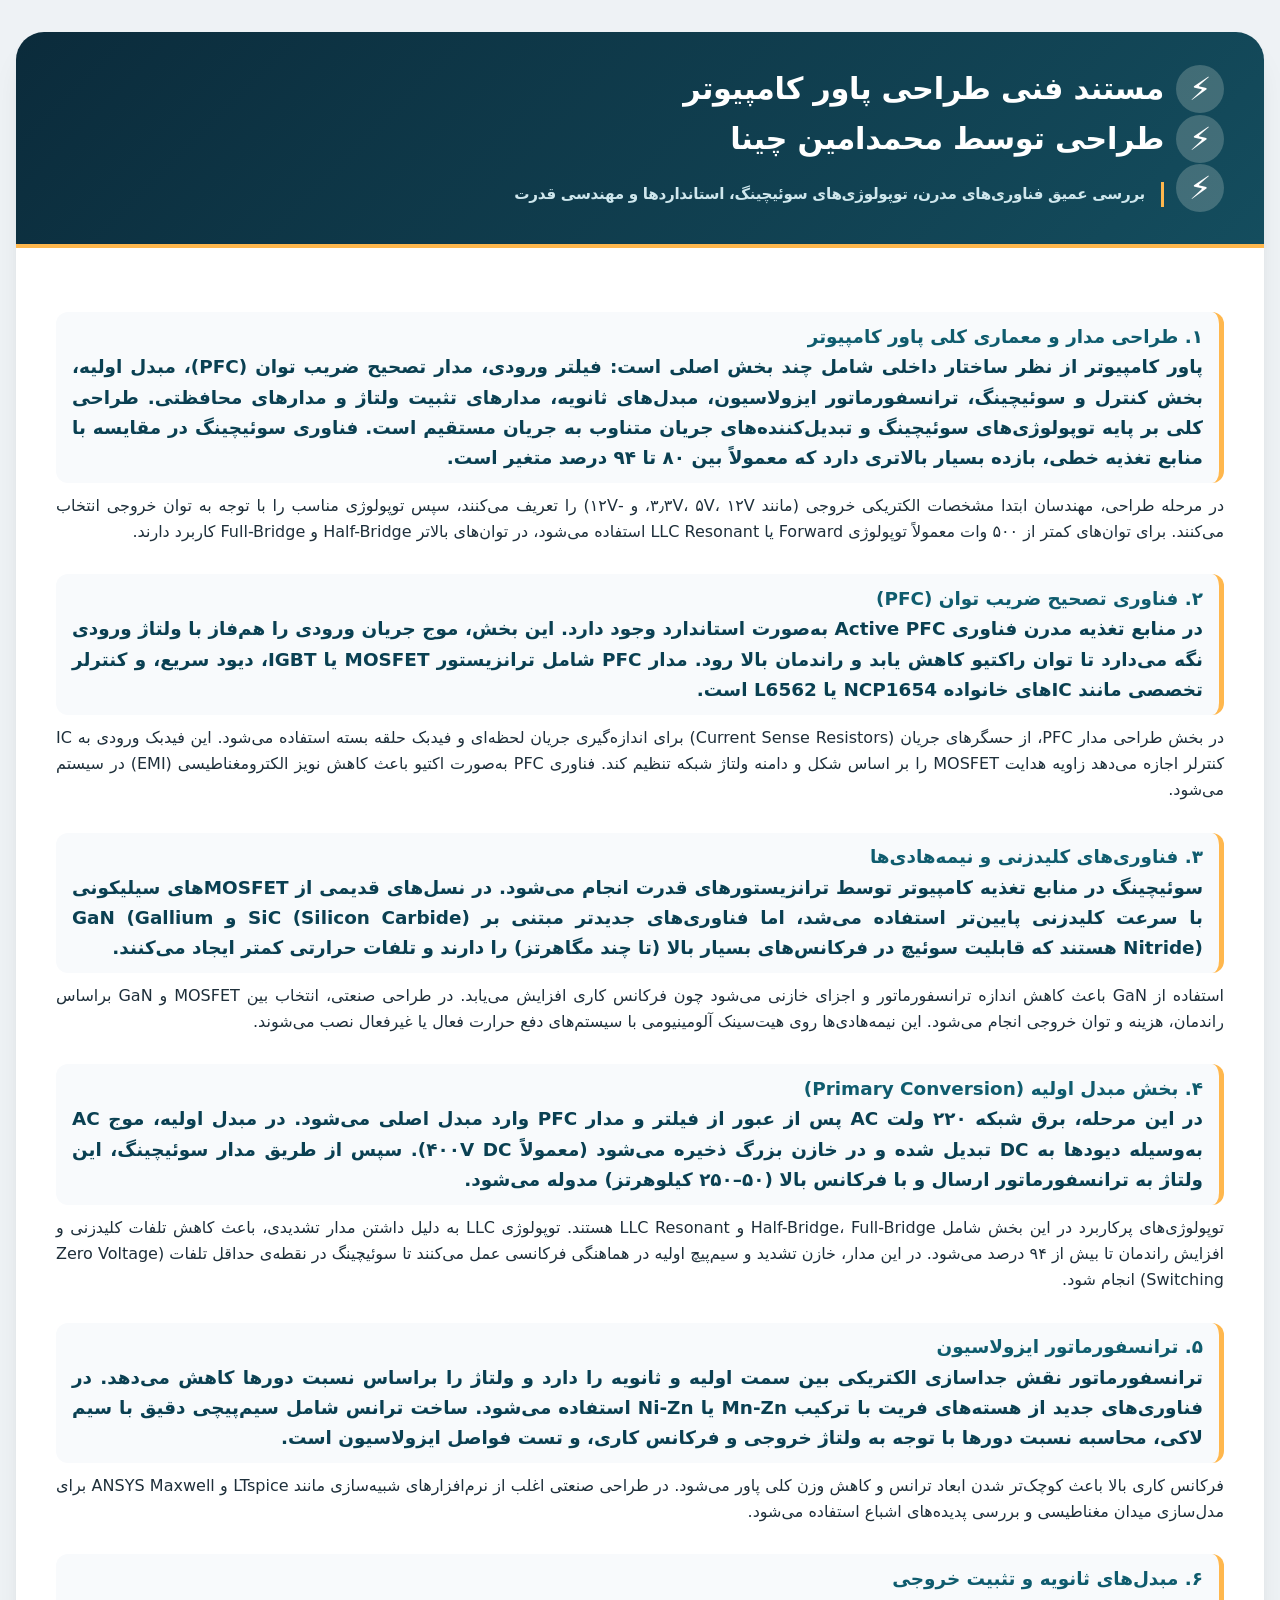
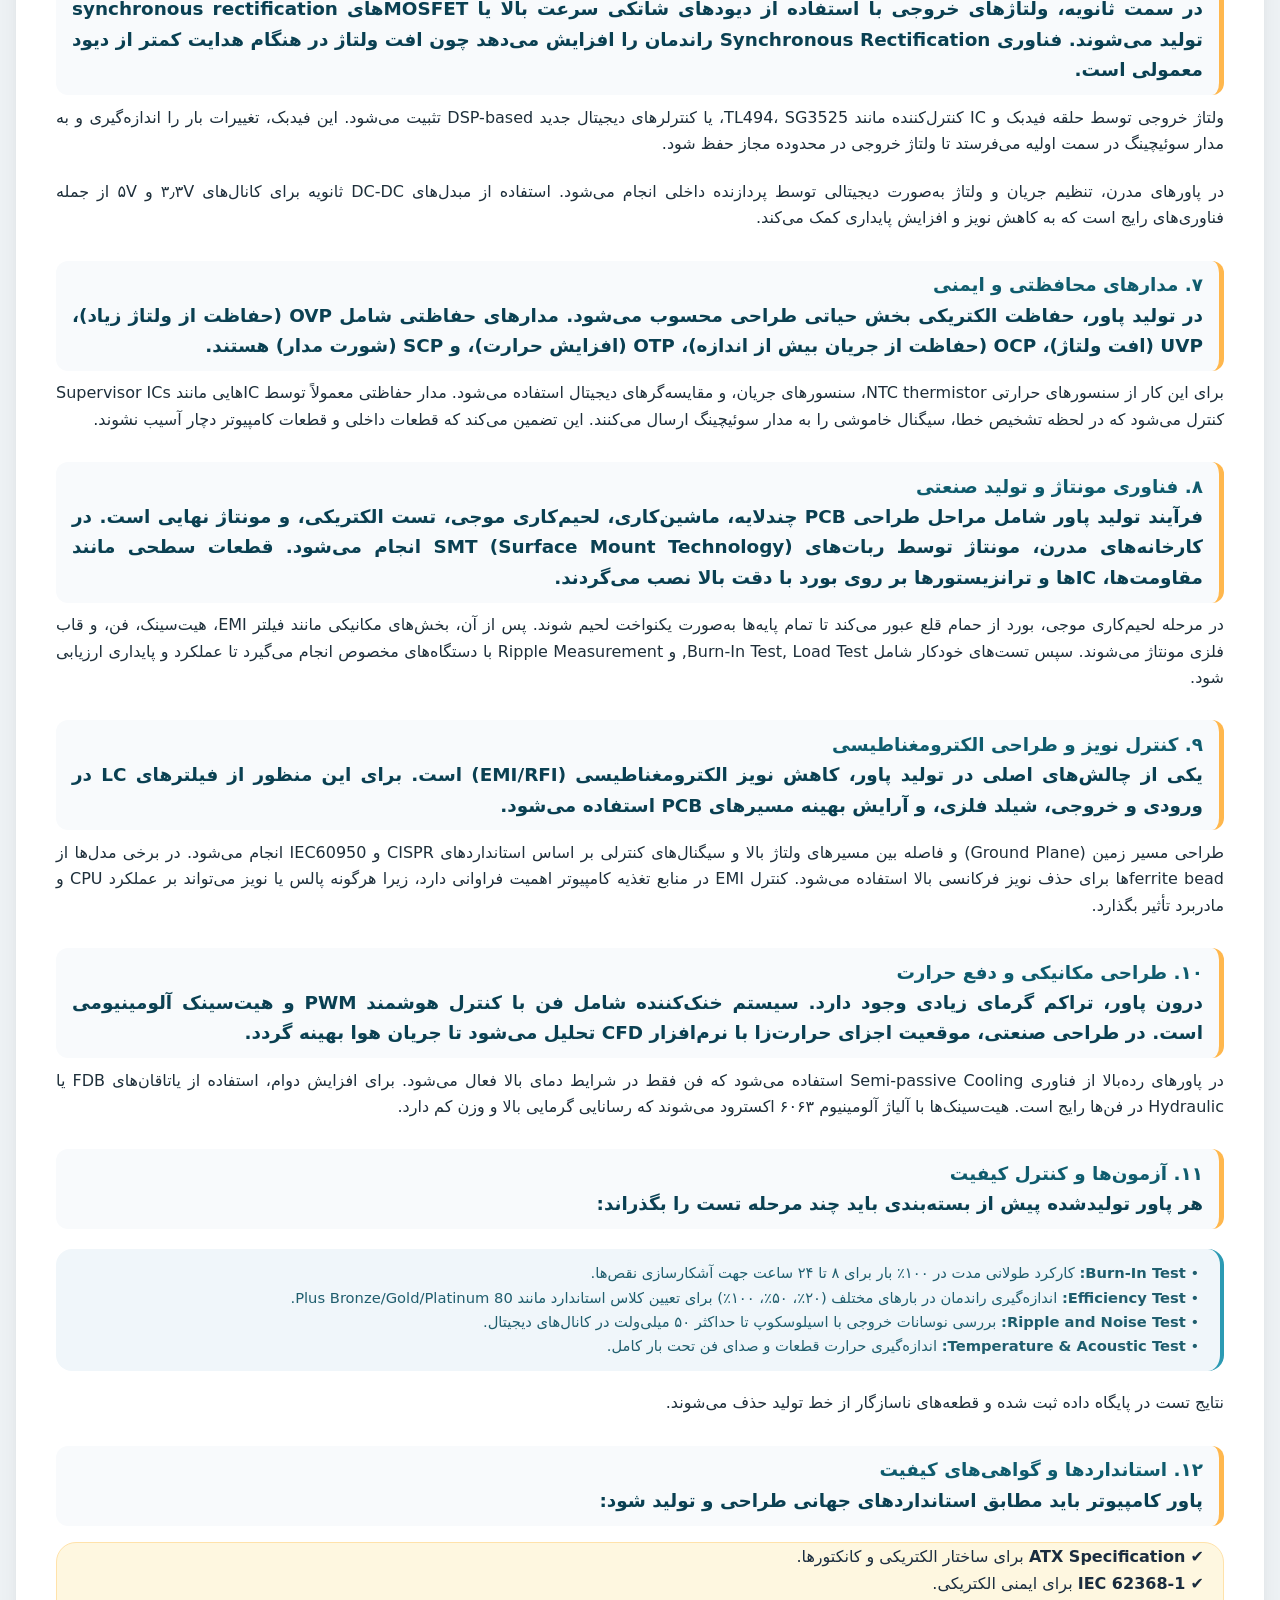
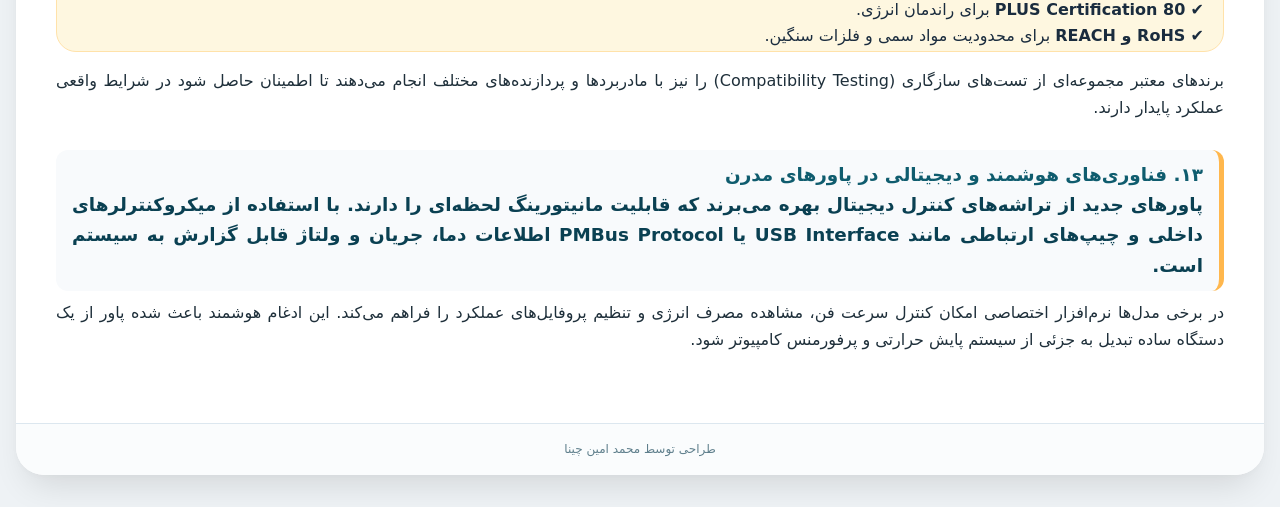
<file: index.html>
<!doctype html>
<html lang="fa" dir="rtl">
<head>
<meta charset="utf-8">
<meta name="viewport" content="width=device-width, initial-scale=1.0">
<title>فناوری‌های طراحی منبع تغذیه کامپیوتر | مستند فنی</title>
<style>
  * {
    margin: 0;
    padding: 0;
    box-sizing: border-box;
  }

  body {
    background: #eef2f5;
    font-family: 'Segoe UI', 'Tahoma', 'Roboto', 'Noto Sans Arabic', system-ui, -apple-system, sans-serif;
    line-height: 1.65;
    color: #1a2c3e;
    padding: 2rem 1rem;
  }

  /* کانتینر اصلی برای متن حرفه‌ای */
  .document-container {
    max-width: 1280px;
    margin: 0 auto;
    background: #ffffff;
    border-radius: 28px;
    box-shadow: 0 20px 35px -12px rgba(0,0,0,0.12), 0 2px 6px rgba(0,0,0,0.02);
    overflow: hidden;
    transition: all 0.2s ease;
  }

  /* هدر ساده اما شیک */
  .doc-header {
    background: linear-gradient(135deg, #0b2b3b 0%, #144d5e 100%);
    padding: 2rem 2.5rem;
    border-bottom: 4px solid #ffb74d;
  }

  .doc-header h1 {
    color: white;
    font-size: 1.9rem;
    font-weight: 600;
    letter-spacing: -0.3px;
    display: flex;
    align-items: center;
    gap: 12px;
    flex-wrap: wrap;
  }

  .doc-header h1:before {
    content: "⚡";
    font-size: 2rem;
    background: rgba(255,255,240,0.2);
    width: 48px;
    height: 48px;
    border-radius: 60px;
    display: inline-flex;
    align-items: center;
    justify-content: center;
  }

  .doc-sub {
    color: #cfe7ed;
    margin-top: 12px;
    font-size: 0.95rem;
    border-right: 3px solid #ffb74d;
    padding-right: 1rem;
  }

  /* محتوای اصلی با فاصله‌گذاری ایده‌آل برای مطالعه */
  .content {
    padding: 2.2rem 2.5rem 3rem 2.5rem;
  }

  /* هر پاراگراف به صورت بلوک مشخص */
  p {
    margin-bottom: 1.35rem;
    font-size: 1rem;
    text-align: justify;
    text-justify: inter-word;
    color: #1e2f3a;
  }

  /* شماره‌گذاری حرفه‌ای عناوین (متن شما شامل اعداد فارسی به صورت تیتروار است) */
  /* این استایل باعث می‌شود اعداد پررنگ و ساختار فنی دیده شود */
  p strong, p b {
    color: #0f5c6e;
    font-weight: 600;
  }

  /* تشخیص خودکار عناوین شماره‌دار مثلاً "۱. طراحی مدار" */
  p:has(> strong:first-child), 
  p:has(> b:first-child) {
    margin-top: 1.8rem;
    margin-bottom: 0.6rem;
  }

  /* بهبود شماره‌گذاری اول پاراگراف (اعداد فارسی) */
  p:first-child {
    margin-top: 0;
  }

  /* هر پاراگرافی که با عدد و نقطه شروع شود، شبیه تیتر می‌شود */
  p[data-is-title="true"] {
    font-weight: 600;
    font-size: 1.15rem;
    background: #f8fafc;
    padding: 0.6rem 1rem 0.6rem 1rem;
    border-right: 5px solid #ffb74d;
    border-radius: 12px;
    margin: 1.8rem 0 1.2rem 0;
    color: #0a4052;
  }

  /* قاب برای نقل قول یا نکات فنی */
  .tech-note {
    background: #f0f6fa;
    border-right: 4px solid #2c9ab3;
    padding: 0.8rem 1.3rem;
    margin: 1.2rem 0;
    border-radius: 16px;
    font-size: 0.92rem;
    color: #1f5e6e;
  }

  /* استایل برای بخش‌های کلیدی مانند استانداردها و تست‌ها (اختیاری) */
  .highlight-stat {
    background: #fef7e0;
    border-radius: 20px;
    padding: 0.1rem 1.2rem;
    margin: 1rem 0;
    border: 1px solid #ffe2aa;
  }

  /* بهبود لیست‌های تعبیه شده در متن (مثل تست‌ها) */
  p br + br {
    display: none;
  }

  /* لینک‌ها و کلیدواژه‌ها */
  .keyword {
    background: #e4edf2;
    padding: 0.1rem 0.3rem;
    border-radius: 8px;
    font-family: monospace;
    font-size: 0.9em;
    color: #005f73;
  }

  /* footer ساده برای اعتبار */
  .doc-footer {
    border-top: 1px solid #dce7ef;
    background: #fafcfd;
    padding: 1rem 2.5rem;
    font-size: 0.75rem;
    color: #5f7f8c;
    text-align: center;
    direction: ltr;
  }

  /* ریسپانسیو برای موبایل */
  @media (max-width: 700px) {
    body {
      padding: 1rem 0.5rem;
    }
    .content {
      padding: 1.5rem;
    }
    .doc-header {
      padding: 1.2rem 1.5rem;
    }
    .doc-header h1 {
      font-size: 1.4rem;
    }
    p {
      font-size: 0.92rem;
    }
  }

  /* اصلاح اسکرول و readability */
  ::selection {
    background: #ffb74d80;
    color: #0a2b36;
  }
</style>
</head>

<body>
<div class="document-container">
  <div class="doc-header">
    <h1>مستند فنی طراحی پاور کامپیوتر</h1>
	<h1>طراحی توسط محمدامین چینا<h1>
    <div class="doc-sub">بررسی عمیق فناوری‌های مدرن، توپولوژی‌های سوئیچینگ، استانداردها و مهندسی قدرت</div>
  </div>
  <div class="content" id="tech-content">
    <p><strong>۱. طراحی مدار و معماری کلی پاور کامپیوتر</strong><br>
پاور کامپیوتر از نظر ساختار داخلی شامل چند بخش اصلی است: فیلتر ورودی، مدار تصحیح ضریب توان (PFC)، مبدل اولیه، بخش کنترل و سوئیچینگ، ترانسفورماتور ایزولاسیون، مبدل‌های ثانویه، مدارهای تثبیت ولتاژ و مدارهای محافظتی. طراحی کلی بر پایه توپولوژی‌های سوئیچینگ و تبدیل‌کننده‌های جریان متناوب به جریان مستقیم است. فناوری سوئیچینگ در مقایسه با منابع تغذیه خطی، بازده بسیار بالاتری دارد که معمولاً بین ۸۰ تا ۹۴ درصد متغیر است.</p>

<p>در مرحله طراحی، مهندسان ابتدا مشخصات الکتریکی خروجی (مانند ۳٫۳V، ۵V، ۱۲V، و -۱۲V) را تعریف می‌کنند، سپس توپولوژی مناسب را با توجه به توان خروجی انتخاب می‌کنند. برای توان‌های کمتر از ۵۰۰ وات معمولاً توپولوژی Forward یا LLC Resonant استفاده می‌شود، در توان‌های بالاتر Half-Bridge و Full-Bridge کاربرد دارند.</p>

<p><strong>۲. فناوری تصحیح ضریب توان (PFC)</strong><br>
در منابع تغذیه مدرن فناوری Active PFC به‌صورت استاندارد وجود دارد. این بخش، موج جریان ورودی را هم‌فاز با ولتاژ ورودی نگه می‌دارد تا توان راکتیو کاهش یابد و راندمان بالا رود. مدار PFC شامل ترانزیستور MOSFET یا IGBT، دیود سریع، و کنترلر تخصصی مانند ICهای خانواده NCP1654 یا L6562 است.</p>

<p>در بخش طراحی مدار PFC، از حسگرهای جریان (Current Sense Resistors) برای اندازه‌گیری جریان لحظه‌ای و فیدبک حلقه بسته استفاده می‌شود. این فیدبک ورودی به IC کنترلر اجازه می‌دهد زاویه هدایت MOSFET را بر اساس شکل و دامنه ولتاژ شبکه تنظیم کند. فناوری PFC به‌صورت اکتیو باعث کاهش نویز الکترومغناطیسی (EMI) در سیستم می‌شود.</p>

<p><strong>۳. فناوری‌های کلیدزنی و نیمه‌هادی‌ها</strong><br>
سوئیچینگ در منابع تغذیه کامپیوتر توسط ترانزیستورهای قدرت انجام می‌شود. در نسل‌های قدیمی از MOSFET‌های سیلیکونی با سرعت کلیدزنی پایین‌تر استفاده می‌شد، اما فناوری‌های جدیدتر مبتنی بر SiC (Silicon Carbide) و GaN (Gallium Nitride) هستند که قابلیت سوئیچ در فرکانس‌های بسیار بالا (تا چند مگاهرتز) را دارند و تلفات حرارتی کمتر ایجاد می‌کنند.</p>

<p>استفاده از GaN باعث کاهش اندازه ترانسفورماتور و اجزای خازنی می‌شود چون فرکانس کاری افزایش می‌یابد. در طراحی صنعتی، انتخاب بین MOSFET و GaN براساس راندمان، هزینه و توان خروجی انجام می‌شود. این نیمه‌هادی‌ها روی هیت‌سینک آلومینیومی با سیستم‌های دفع حرارت فعال یا غیرفعال نصب می‌شوند.</p>

<p><strong>۴. بخش مبدل اولیه (Primary Conversion)</strong><br>
در این مرحله، برق شبکه ۲۲۰ ولت AC پس از عبور از فیلتر و مدار PFC وارد مبدل اصلی می‌شود. در مبدل اولیه، موج AC به‌وسیله دیودها به DC تبدیل شده و در خازن بزرگ ذخیره می‌شود (معمولاً ۴۰۰V DC). سپس از طریق مدار سوئیچینگ، این ولتاژ به ترانسفورماتور ارسال و با فرکانس بالا (۵۰–۲۵۰ کیلوهرتز) مدوله می‌شود.</p>

<p>توپولوژی‌های پرکاربرد در این بخش شامل Half-Bridge، Full-Bridge و LLC Resonant هستند. توپولوژی LLC به دلیل داشتن مدار تشدیدی، باعث کاهش تلفات کلیدزنی و افزایش راندمان تا بیش از ۹۴ درصد می‌شود. در این مدار، خازن تشدید و سیم‌پیچ اولیه در هماهنگی فرکانسی عمل می‌کنند تا سوئیچینگ در نقطه‌ی حداقل تلفات (Zero Voltage Switching) انجام شود.</p>

<p><strong>۵. ترانسفورماتور ایزولاسیون</strong><br>
ترانسفورماتور نقش جداسازی الکتریکی بین سمت اولیه و ثانویه را دارد و ولتاژ را براساس نسبت دورها کاهش می‌دهد. در فناوری‌های جدید از هسته‌های فریت با ترکیب Mn-Zn یا Ni-Zn استفاده می‌شود. ساخت ترانس شامل سیم‌پیچی دقیق با سیم لاکی، محاسبه نسبت دورها با توجه به ولتاژ خروجی و فرکانس کاری، و تست فواصل ایزولاسیون است.</p>

<p>فرکانس کاری بالا باعث کوچک‌تر شدن ابعاد ترانس و کاهش وزن کلی پاور می‌شود. در طراحی صنعتی اغلب از نرم‌افزارهای شبیه‌سازی مانند LTspice و ANSYS Maxwell برای مدل‌سازی میدان مغناطیسی و بررسی پدیده‌های اشباع استفاده می‌شود.</p>

<p><strong>۶. مبدل‌های ثانویه و تثبیت خروجی</strong><br>
در سمت ثانویه، ولتاژ‌های خروجی با استفاده از دیودهای شاتکی سرعت بالا یا MOSFETهای synchronous rectification تولید می‌شوند. فناوری Synchronous Rectification راندمان را افزایش می‌دهد چون افت ولتاژ در هنگام هدایت کمتر از دیود معمولی است.</p>

<p>ولتاژ خروجی توسط حلقه فیدبک و IC کنترل‌کننده مانند TL494، SG3525، یا کنترلرهای دیجیتال جدید DSP-based تثبیت می‌شود. این فیدبک، تغییرات بار را اندازه‌گیری و به مدار سوئیچینگ در سمت اولیه می‌فرستد تا ولتاژ خروجی در محدوده مجاز حفظ شود.</p>

<p>در پاورهای مدرن، تنظیم جریان و ولتاژ به‌صورت دیجیتالی توسط پردازنده داخلی انجام می‌شود. استفاده از مبدل‌های DC-DC ثانویه برای کانال‌های ۳٫۳V و ۵V از جمله فناوری‌های رایج است که به کاهش نویز و افزایش پایداری کمک می‌کند.</p>

<p><strong>۷. مدارهای محافظتی و ایمنی</strong><br>
در تولید پاور، حفاظت الکتریکی بخش حیاتی طراحی محسوب می‌شود. مدارهای حفاظتی شامل OVP (حفاظت از ولتاژ زیاد)، UVP (افت ولتاژ)، OCP (حفاظت از جریان بیش از اندازه)، OTP (افزایش حرارت)، و SCP (شورت مدار) هستند.</p>

<p>برای این کار از سنسورهای حرارتی NTC thermistor، سنسورهای جریان، و مقایسه‌گرهای دیجیتال استفاده می‌شود. مدار حفاظتی معمولاً توسط ICهایی مانند Supervisor ICs کنترل می‌شود که در لحظه تشخیص خطا، سیگنال خاموشی را به مدار سوئیچینگ ارسال می‌کنند. این تضمین می‌کند که قطعات داخلی و قطعات کامپیوتر دچار آسیب نشوند.</p>

<p><strong>۸. فناوری مونتاژ و تولید صنعتی</strong><br>
فرآیند تولید پاور شامل مراحل طراحی PCB چندلایه، ماشین‌کاری، لحیم‌کاری موجی، تست الکتریکی، و مونتاژ نهایی است. در کارخانه‌های مدرن، مونتاژ توسط ربات‌های SMT (Surface Mount Technology) انجام می‌شود. قطعات سطحی مانند مقاومت‌ها، ICها و ترانزیستورها بر روی بورد با دقت بالا نصب می‌گردند.</p>

<p>در مرحله لحیم‌کاری موجی، بورد از حمام قلع عبور می‌کند تا تمام پایه‌ها به‌صورت یکنواخت لحیم شوند. پس از آن، بخش‌های مکانیکی مانند فیلتر EMI، هیت‌سینک، فن، و قاب فلزی مونتاژ می‌شوند. سپس تست‌های خودکار شامل Burn-In Test, Load Test, و Ripple Measurement با دستگاه‌های مخصوص انجام می‌گیرد تا عملکرد و پایداری ارزیابی شود.</p>

<p><strong>۹. کنترل نویز و طراحی الکترومغناطیسی</strong><br>
یکی از چالش‌های اصلی در تولید پاور، کاهش نویز الکترومغناطیسی (EMI/RFI) است. برای این منظور از فیلترهای LC در ورودی و خروجی، شیلد فلزی، و آرایش بهینه مسیرهای PCB استفاده می‌شود.</p>

<p>طراحی مسیر زمین (Ground Plane) و فاصله بین مسیرهای ولتاژ بالا و سیگنال‌های کنترلی بر اساس استانداردهای CISPR و IEC60950 انجام می‌شود. در برخی مدل‌ها از ferrite beadها برای حذف نویز فرکانسی بالا استفاده می‌شود. کنترل EMI در منابع تغذیه کامپیوتر اهمیت فراوانی دارد، زیرا هرگونه پالس یا نویز می‌تواند بر عملکرد CPU و مادربرد تأثیر بگذارد.</p>

<p><strong>۱۰. طراحی مکانیکی و دفع حرارت</strong><br>
درون پاور، تراکم گرمای زیادی وجود دارد. سیستم خنک‌کننده شامل فن با کنترل هوشمند PWM و هیت‌سینک آلومینیومی است. در طراحی صنعتی، موقعیت اجزای حرارت‌زا با نرم‌افزار CFD تحلیل می‌شود تا جریان هوا بهینه گردد.</p>

<p>در پاورهای رده‌بالا از فناوری Semi-passive Cooling استفاده می‌شود که فن فقط در شرایط دمای بالا فعال می‌شود. برای افزایش دوام، استفاده از یاتاقان‌های FDB یا Hydraulic در فن‌ها رایج است. هیت‌سینک‌ها با آلیاژ آلومینیوم ۶۰۶۳ اکسترود می‌شوند که رسانایی گرمایی بالا و وزن کم دارد.</p>

<p><strong>۱۱. آزمون‌ها و کنترل کیفیت</strong><br>
هر پاور تولیدشده پیش از بسته‌بندی باید چند مرحله تست را بگذراند:</p>

<div class="tech-note">
• <strong>Burn-In Test:</strong> کارکرد طولانی مدت در ۱۰۰٪ بار برای ۸ تا ۲۴ ساعت جهت آشکارسازی نقص‌ها.<br>
• <strong>Efficiency Test:</strong> اندازه‌گیری راندمان در بارهای مختلف (۲۰٪، ۵۰٪، ۱۰۰٪) برای تعیین کلاس استاندارد مانند 80 Plus Bronze/Gold/Platinum.<br>
• <strong>Ripple and Noise Test:</strong> بررسی نوسانات خروجی با اسیلوسکوپ تا حداکثر ۵۰ میلی‌ولت در کانال‌های دیجیتال.<br>
• <strong>Temperature & Acoustic Test:</strong> اندازه‌گیری حرارت قطعات و صدای فن تحت بار کامل.
</div>

<p>نتایج تست در پایگاه داده ثبت شده و قطعه‌های ناسازگار از خط تولید حذف می‌شوند.</p>

<p><strong>۱۲. استانداردها و گواهی‌های کیفیت</strong><br>
پاور کامپیوتر باید مطابق استانداردهای جهانی طراحی و تولید شود:</p>

<div class="highlight-stat">
    ✔ <strong>ATX Specification</strong> برای ساختار الکتریکی و کانکتورها.<br>
    ✔ <strong>IEC 62368-1</strong> برای ایمنی الکتریکی.<br>
    ✔ <strong>80 PLUS Certification</strong> برای راندمان انرژی.<br>
    ✔ <strong>RoHS و REACH</strong> برای محدودیت مواد سمی و فلزات سنگین.
</div>

<p>برندهای معتبر مجموعه‌ای از تست‌های سازگاری (Compatibility Testing) را نیز با مادربردها و پردازنده‌های مختلف انجام می‌دهند تا اطمینان حاصل شود در شرایط واقعی عملکرد پایدار دارند.</p>

<p><strong>۱۳. فناوری‌های هوشمند و دیجیتالی در پاورهای مدرن</strong><br>
پاورهای جدید از تراشه‌های کنترل دیجیتال بهره می‌برند که قابلیت مانیتورینگ لحظه‌ای را دارند. با استفاده از میکروکنترلرهای داخلی و چیپ‌های ارتباطی مانند USB Interface یا PMBus Protocol اطلاعات دما، جریان و ولتاژ قابل گزارش به سیستم است.</p>

<p>در برخی مدل‌ها نرم‌افزار اختصاصی امکان کنترل سرعت فن، مشاهده مصرف انرژی و تنظیم پروفایل‌های عملکرد را فراهم می‌کند. این ادغام هوشمند باعث شده پاور از یک دستگاه ساده تبدیل به جزئی از سیستم پایش حرارتی و پرفورمنس کامپیوتر شود.</p>
  </div>
  <div class="doc-footer">
    <span>طراحی توسط محمد امین چینا</span>
  </div>
</div>

<script>
  // اضافه کردن کلاس به پاراگراف‌هایی که با عدد و نقطه شروع می‌شوند تا تیتروار دیده شوند (بدون تغییر دستی محتوا)
  (function styleNumberedParagraphs() {
    const paragraphs = document.querySelectorAll('#tech-content p');
    paragraphs.forEach(p => {
      const text = p.innerText.trim();
      // الگوی شروع با عدد فارسی/انگلیسی و سپس نقطه یا ممیز و فاصله
      if (/^[\d۱-۹]+\.\s/.test(text) || /^[\d۱-۹]+\./.test(text) || /^[۰-۹]+\./.test(text)) {
        p.setAttribute('data-is-title', 'true');
        // همچنین اطمینان از bold شدن کل عنوان
        if (!p.querySelector('strong') && !p.querySelector('b')) {
          // اگر داخل آن تگ strong نبود یک ساختار سبک اضافه می‌کنیم
          const firstWord = text.split(' ').slice(0,2).join(' ');
          if(firstWord.length < 50) {
             // کاری نمی‌کنیم، فقط استایل CSS کافیست
          }
        }
      }
    });
  })();
</script>
</body>
</html>
</file>
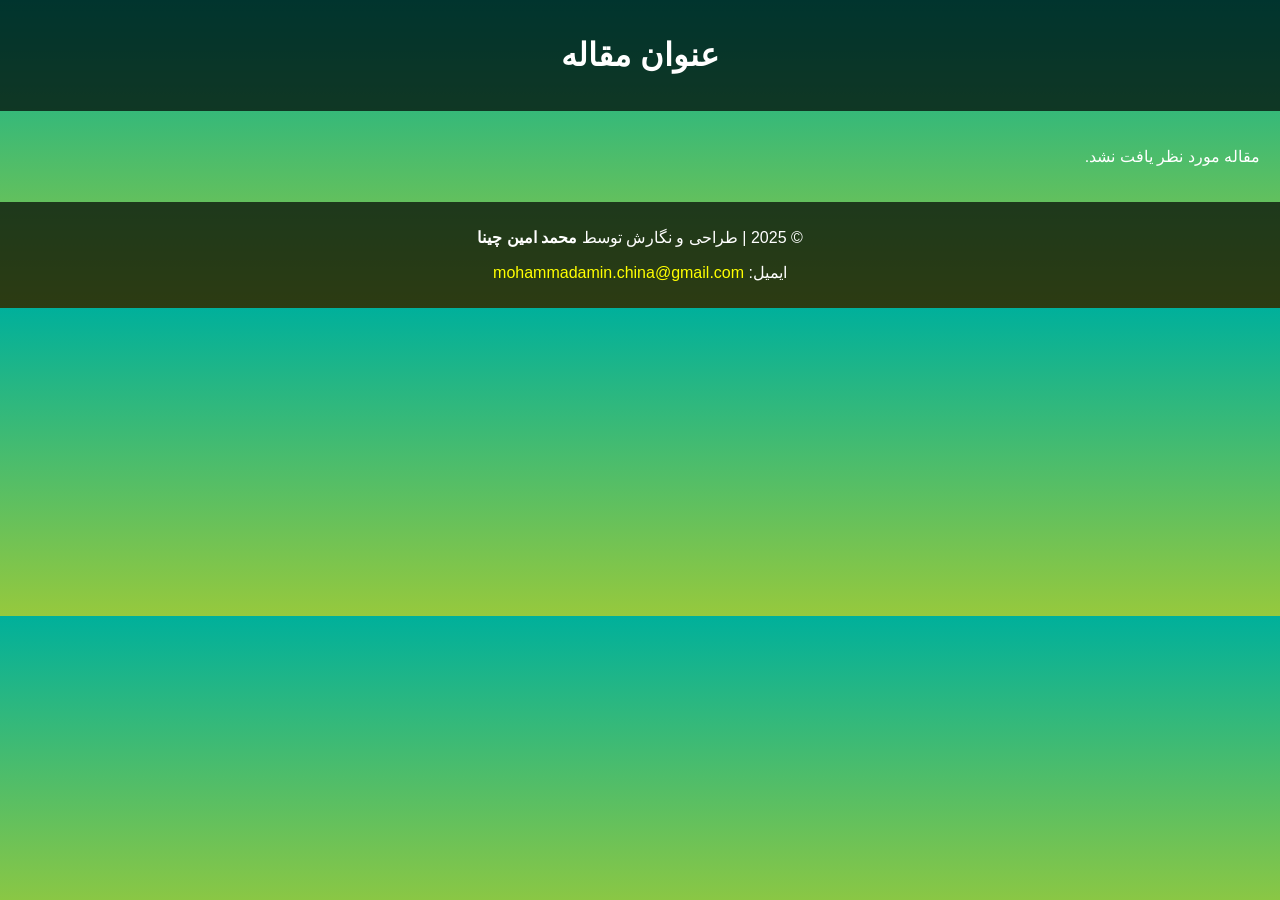
<file: article.html>
<!DOCTYPE html>
<html lang="fa">
<head>
    <meta charset="UTF-8">
    <meta name="viewport" content="width=device-width, initial-scale=1.0">
    <title>مقاله</title>
    <link rel="stylesheet" href="style.css">
</head>
<body>
    <header>
        <h1 id="article-title">عنوان مقاله</h1>
    </header>

    <main id="article-container">
        <img id="article-image" src="" alt="" width="100%">
        <article id="article-content"></article>
        <a href="index.html">بازگشت به صفحه اصلی</a>
    </main>

    <footer>
        <p>© 2025 | طراحی و نگارش توسط <strong>محمد امین چینا</strong></p>
        <p>ایمیل: <a href="mailto:mohammadamin.china@gmail.com">mohammadamin.china@gmail.com</a></p>
    </footer>

    <script src="article.js"></script>
</body>
</html>
</file>
<file: style.css>
body {
    font-family: Arial, sans-serif;
    direction: rtl;
    text-align: right;
    background: linear-gradient(to bottom, #00b09b, #96c93d);
    color: white;
    margin: 0;
    padding: 0;
}

header {
    background: rgba(0, 0, 0, 0.7);
    padding: 15px;
    text-align: center;
}

main {
    padding: 20px;
}

.post {
    background: rgba(255, 255, 255, 0.2);
    padding: 15px;
    border-radius: 10px;
    margin-bottom: 15px;
}

a {
    color: yellow;
    text-decoration: none;
}

a:hover {
    text-decoration: underline;
}

footer {
    background: rgba(0, 0, 0, 0.7);
    padding: 10px;
    text-align: center;
}

img {
    max-width: 100%;
    height: auto;
    border-radius: 10px;
}
</file>
